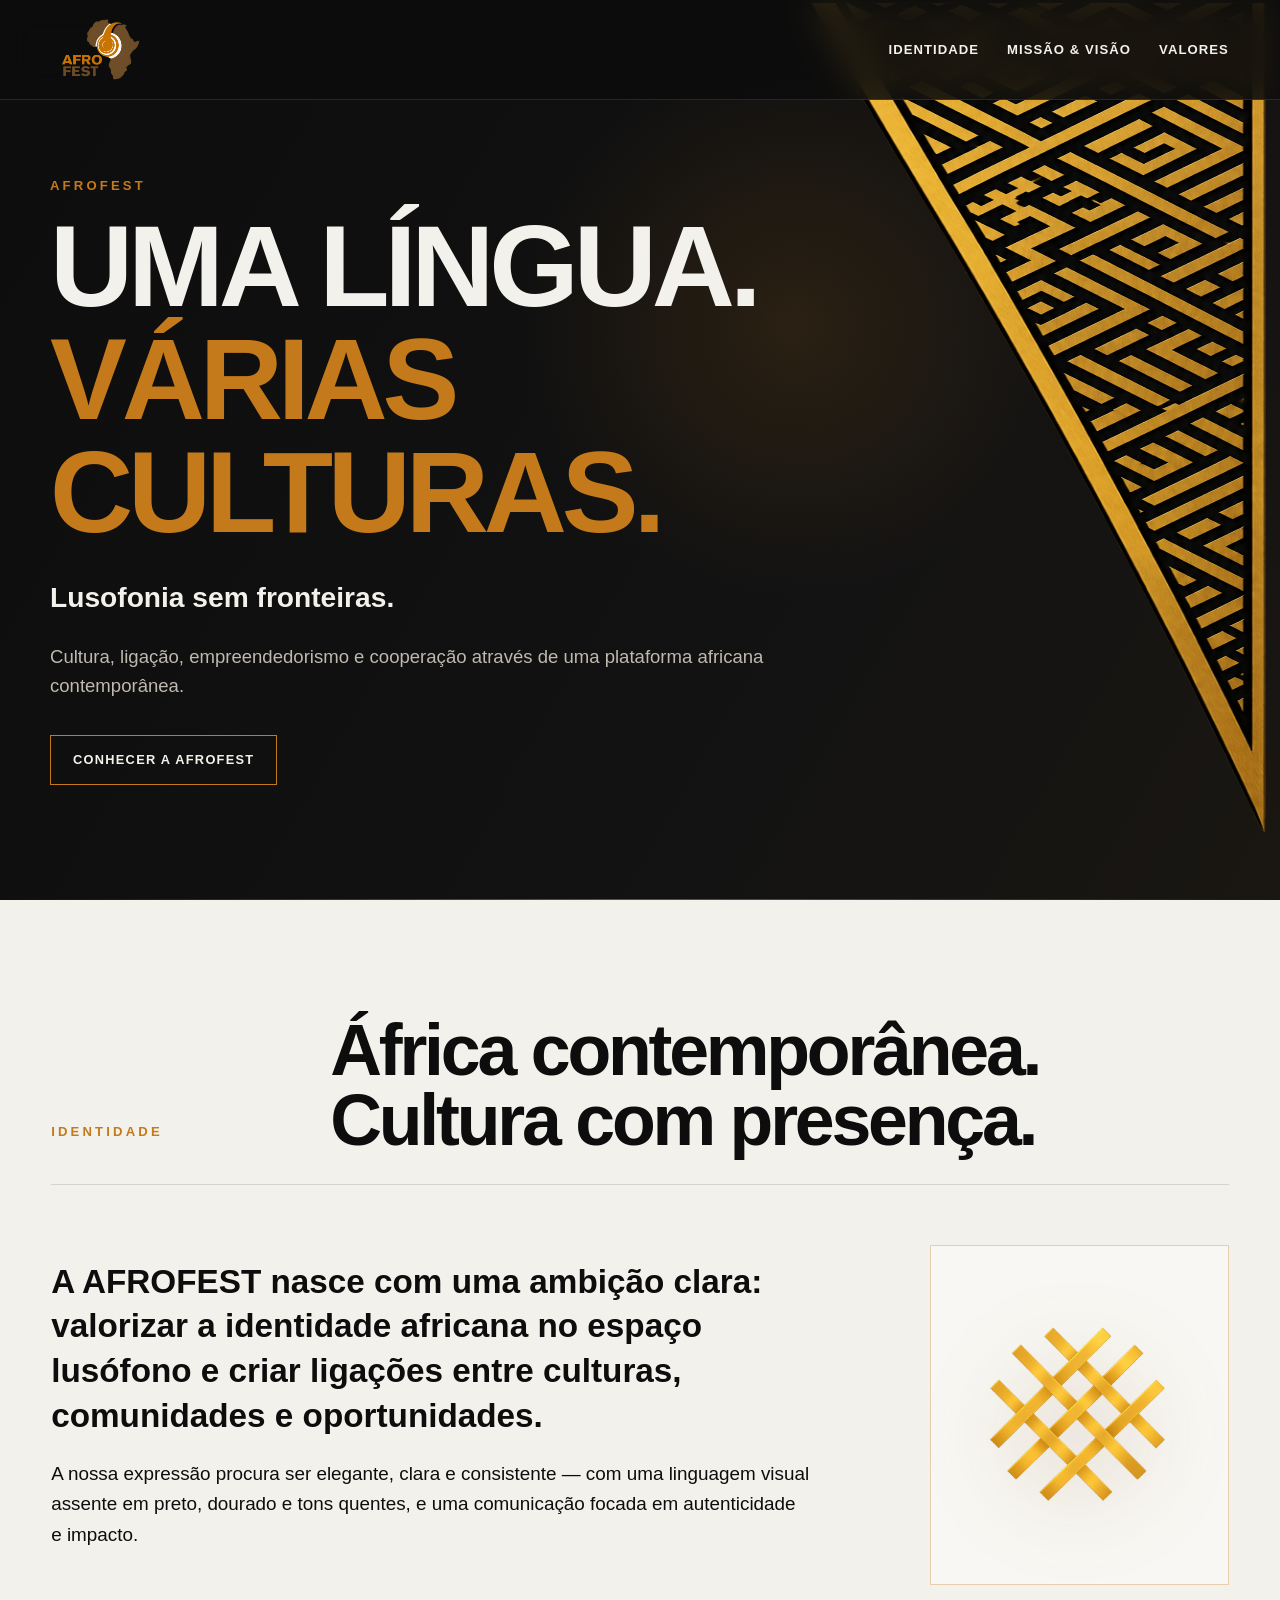
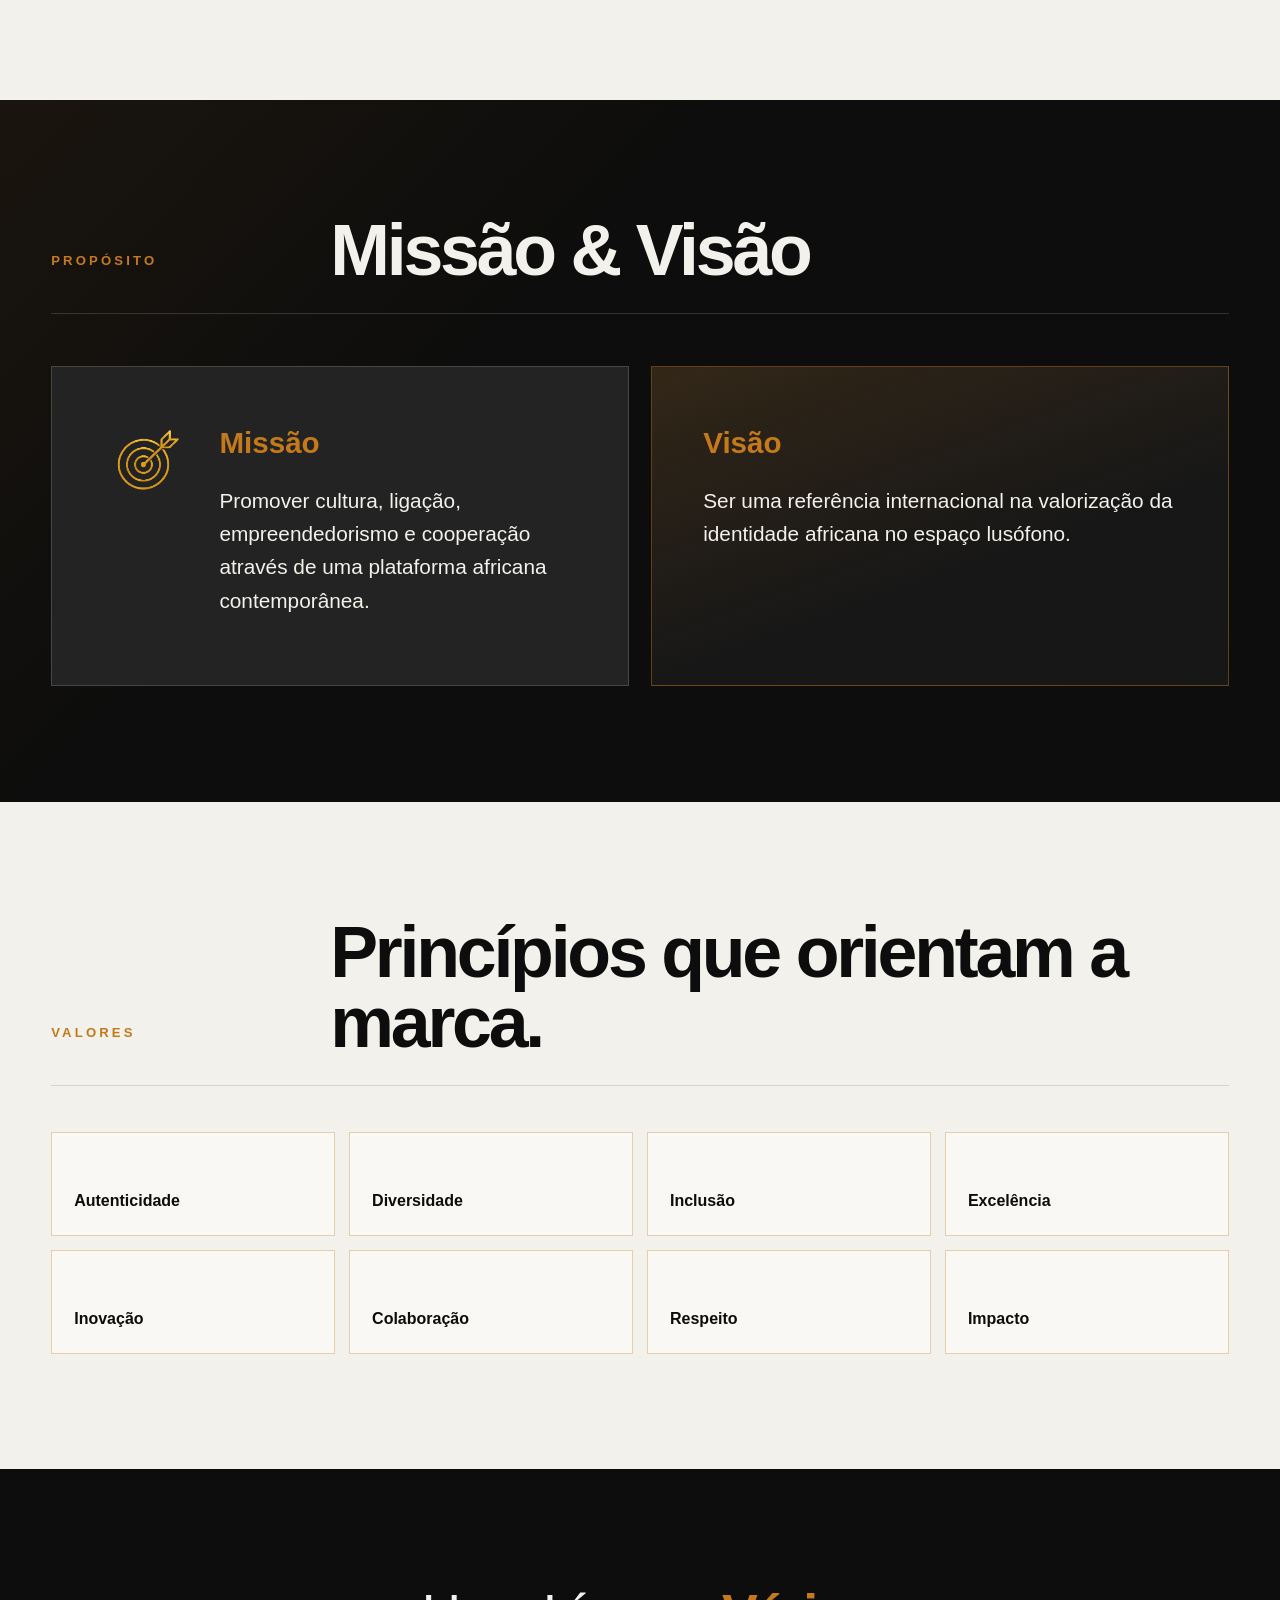
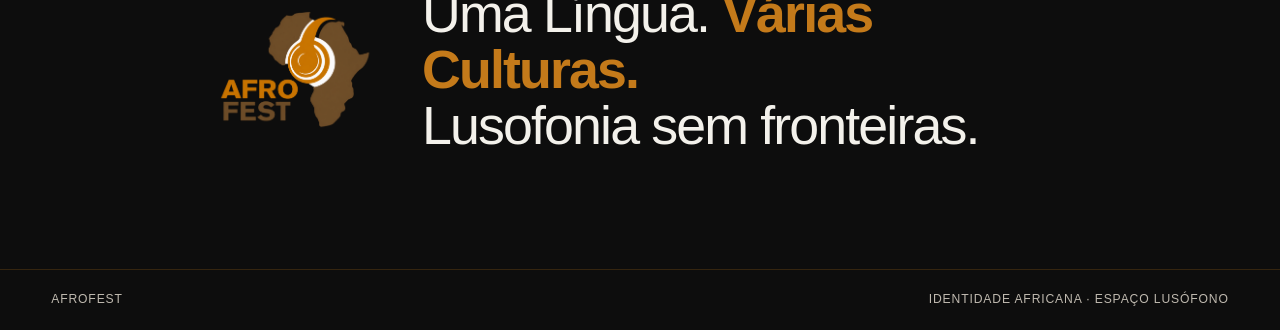
<file: index.html>
<!doctype html>
<html lang="pt-PT">
<head>
  <meta charset="utf-8" />
  <meta name="viewport" content="width=device-width, initial-scale=1" />
  <meta name="description" content="AFROFEST — cultura, ligação, empreendedorismo e cooperação no espaço lusófono." />
  <title>AFROFEST — Uma Língua, Várias Culturas</title>
  <link rel="stylesheet" href="styles.css" />
  <script src="script.js" defer></script>
</head>
<body>
  <header class="site-header" data-header>
    <a class="brand" href="#inicio" aria-label="AFROFEST — início">
      <img src="assets/afrofest-logo.png" alt="AFROFEST" />
    </a>

    <button class="menu-toggle" type="button" aria-label="Abrir menu" aria-expanded="false" aria-controls="site-nav" data-menu-toggle>
      <span></span><span></span><span></span>
    </button>

    <nav class="site-nav" id="site-nav" aria-label="Navegação principal" data-nav>
      <a href="#identidade">Identidade</a>
      <a href="#missao">Missão & Visão</a>
      <a href="#valores">Valores</a>
    </nav>
  </header>

  <main>
    <section class="hero" id="inicio">
      <div class="hero-pattern" aria-hidden="true">
        <img src="assets/afrofest-pattern.png" alt="" />
      </div>

      <div class="hero-content">
        <p class="eyebrow">AFROFEST</p>
        <h1>
          Uma Língua.<br />
          <span>Várias Culturas.</span>
        </h1>
        <p class="hero-tagline">Lusofonia sem fronteiras.</p>
        <p class="hero-copy">
          Cultura, ligação, empreendedorismo e cooperação através de uma plataforma africana contemporânea.
        </p>
        <a class="cta" href="#identidade">Conhecer a AFROFEST</a>
      </div>
    </section>

    <section class="section section-light" id="identidade">
      <div class="section-heading">
        <p class="eyebrow">Identidade</p>
        <h2>África contemporânea. Cultura com presença.</h2>
      </div>

      <div class="identity-grid">
        <div class="identity-copy">
          <p class="lead">
            A AFROFEST nasce com uma ambição clara: valorizar a identidade africana no espaço lusófono e criar ligações entre culturas, comunidades e oportunidades.
          </p>
          <p>
            A nossa expressão procura ser elegante, clara e consistente — com uma linguagem visual assente em preto, dourado e tons quentes, e uma comunicação focada em autenticidade e impacto.
          </p>
        </div>

        <div class="identity-mark" aria-hidden="true">
          <img src="assets/icon-identidade.png" alt="" />
        </div>
      </div>
    </section>

    <section class="section section-dark" id="missao">
      <div class="section-heading section-heading-on-dark">
        <p class="eyebrow">Propósito</p>
        <h2>Missão & Visão</h2>
      </div>

      <div class="purpose-grid">
        <article class="purpose-card">
          <img src="assets/icon-missao.png" alt="" aria-hidden="true" />
          <div>
            <h3>Missão</h3>
            <p>Promover cultura, ligação, empreendedorismo e cooperação através de uma plataforma africana contemporânea.</p>
          </div>
        </article>

        <article class="purpose-card purpose-card-accent">
          <div>
            <h3>Visão</h3>
            <p>Ser uma referência internacional na valorização da identidade africana no espaço lusófono.</p>
          </div>
        </article>
      </div>
    </section>

    <section class="section section-light" id="valores">
      <div class="section-heading values-heading">
        <p class="eyebrow">Valores</p>
        <h2>Princípios que orientam a marca.</h2>
      </div>

      <div class="values-grid" aria-label="Valores AFROFEST">
        <span>Autenticidade</span>
        <span>Diversidade</span>
        <span>Inclusão</span>
        <span>Excelência</span>
        <span>Inovação</span>
        <span>Colaboração</span>
        <span>Respeito</span>
        <span>Impacto</span>
      </div>
    </section>

    <section class="closing" aria-label="Mensagem final">
      <div class="closing-inner">
        <img src="assets/afrofest-logo.png" alt="AFROFEST" />
        <p>Uma Língua. <strong>Várias Culturas.</strong><br />Lusofonia sem fronteiras.</p>
      </div>
    </section>
  </main>

  <footer class="site-footer">
    <span>AFROFEST</span>
    <span>Identidade africana · Espaço lusófono</span>
  </footer>
</body>
</html>
</file>
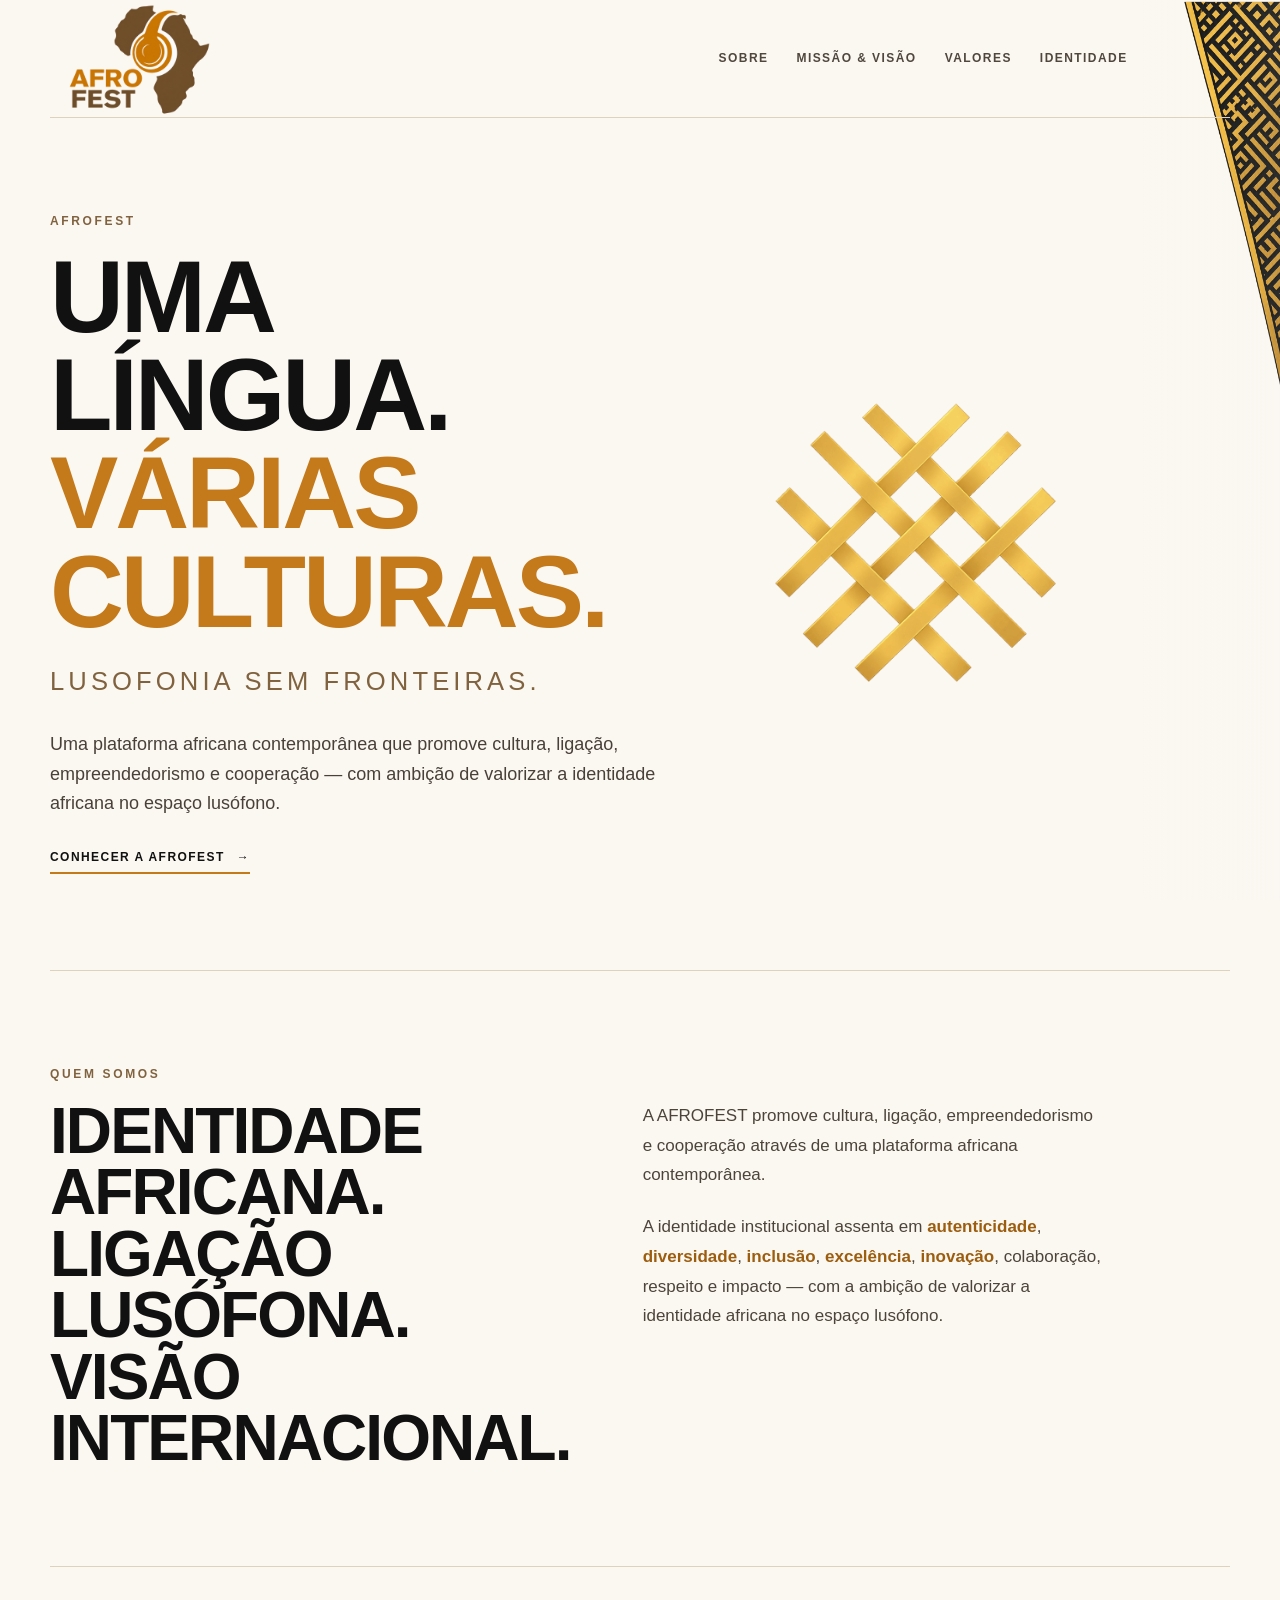
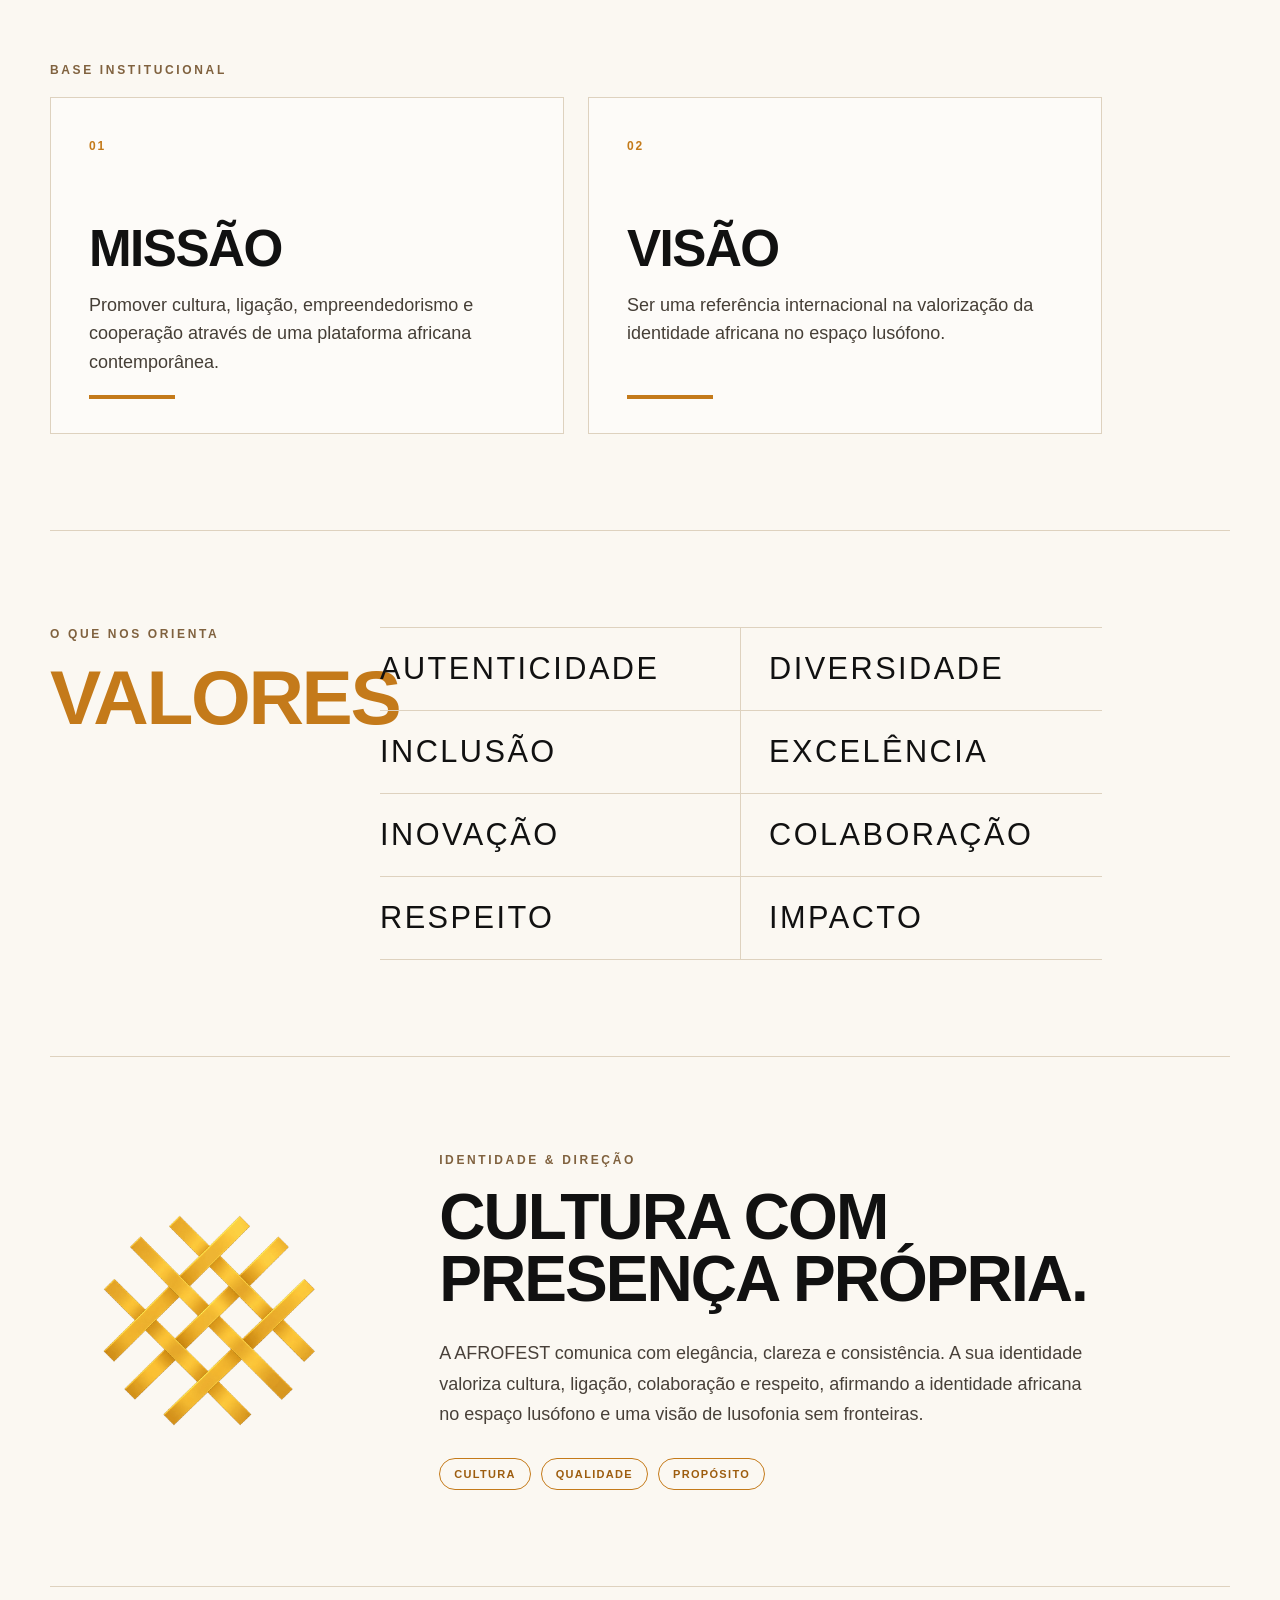
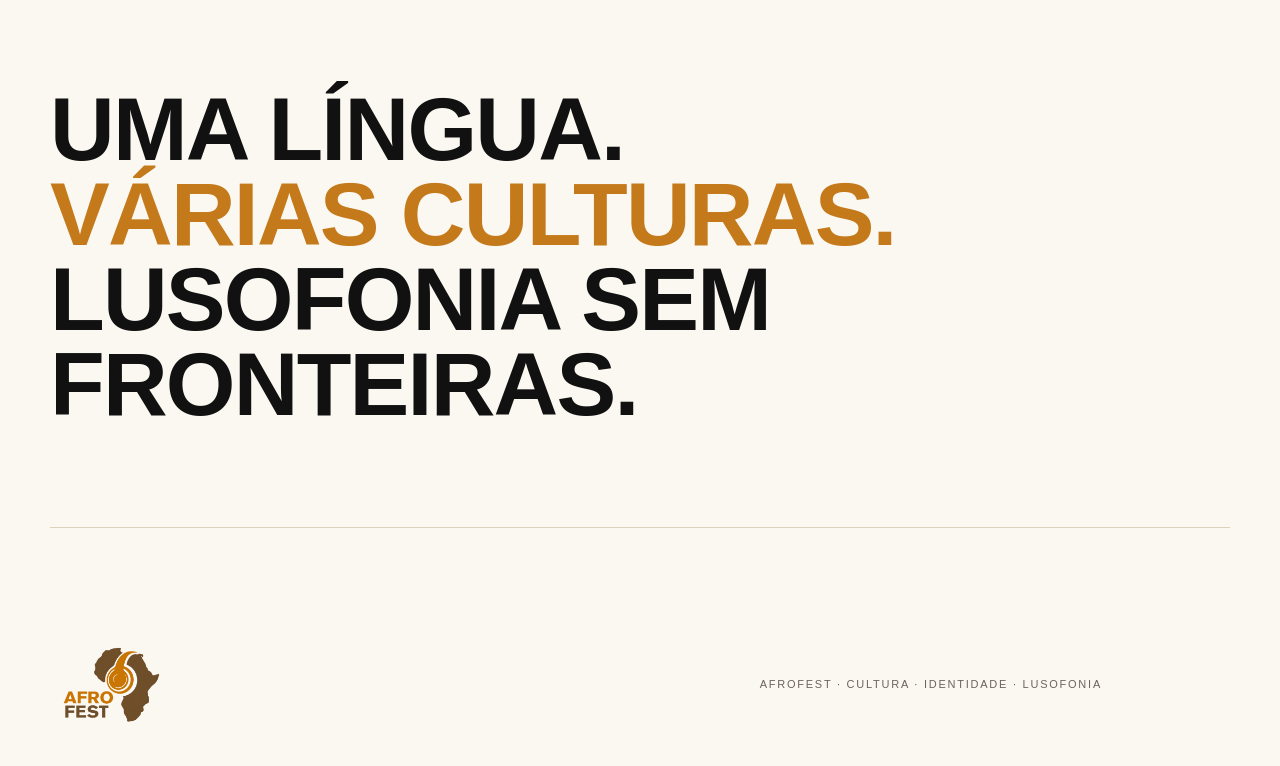
<file: versaoalt/index.html>
<!doctype html>
<html lang="pt-PT">
<head>
  <meta charset="utf-8">
  <meta name="viewport" content="width=device-width, initial-scale=1">
  <meta name="description" content="AFROFEST — cultura, identidade africana, lusofonia, empreendedorismo e cooperação.">
  <meta name="theme-color" content="#fbf8f2">
  <title>AFROFEST — Uma Língua. Várias Culturas.</title>
  <link rel="icon" type="image/png" href="assets/favicon.png">
  <link rel="stylesheet" href="styles.css">
</head>
<body>
  <div class="pattern-rail" aria-hidden="true">
    <img src="assets/pattern-right.png" alt="">
  </div>

  <header class="site-header">
    <a class="brand" href="#inicio" aria-label="AFROFEST — início">
      <img src="assets/afrofest-logo.png" alt="AFROFEST">
    </a>
    <nav class="nav" aria-label="Navegação principal">
      <a href="#sobre">Sobre</a>
      <a href="#missao">Missão &amp; Visão</a>
      <a href="#valores">Valores</a>
      <a href="#identidade">Identidade</a>
    </nav>
  </header>

  <main>
    <section class="hero section" id="inicio">
      <div class="hero-copy">
        <p class="eyebrow">AFROFEST</p>
        <h1>Uma Língua.<br><span>Várias Culturas.</span></h1>
        <p class="hero-tagline">Lusofonia sem fronteiras.</p>
        <p class="hero-intro">
          Uma plataforma africana contemporânea que promove cultura, ligação,
          empreendedorismo e cooperação — com ambição de valorizar a identidade
          africana no espaço lusófono.
        </p>
        <a class="text-link" href="#missao">Conhecer a AFROFEST <span aria-hidden="true">→</span></a>
      </div>

      <div class="hero-mark" aria-hidden="true">
        <img src="assets/identity-icon.png" alt="">
      </div>
    </section>

    <section class="section intro" id="sobre">
      <div class="section-label">Quem somos</div>
      <div class="intro-grid">
        <h2>Identidade africana.<br>Ligação lusófona.<br>Visão internacional.</h2>
        <div class="intro-copy">
          <p>
            A AFROFEST promove cultura, ligação, empreendedorismo e cooperação através
            de uma plataforma africana contemporânea.
          </p>
          <p>
            A identidade institucional assenta em <strong>autenticidade</strong>, <strong>diversidade</strong>,
            <strong>inclusão</strong>, <strong>excelência</strong>, <strong>inovação</strong>, colaboração,
            respeito e impacto — com a ambição de valorizar a identidade africana no espaço lusófono.
          </p>
        </div>
      </div>
    </section>

    <section class="section mission" id="missao">
      <div class="section-label">Base institucional</div>
      <div class="mission-grid">
        <article class="statement-card">
          <span class="card-number">01</span>
          <h2>Missão</h2>
          <p>Promover cultura, ligação, empreendedorismo e cooperação através de uma plataforma africana contemporânea.</p>
        </article>
        <article class="statement-card">
          <span class="card-number">02</span>
          <h2>Visão</h2>
          <p>Ser uma referência internacional na valorização da identidade africana no espaço lusófono.</p>
        </article>
      </div>
    </section>

    <section class="section values" id="valores">
      <div class="values-heading">
        <div class="section-label">O que nos orienta</div>
        <h2>Valores</h2>
      </div>
      <div class="values-grid" role="list" aria-label="Valores AFROFEST">
        <div role="listitem">Autenticidade</div>
        <div role="listitem">Diversidade</div>
        <div role="listitem">Inclusão</div>
        <div role="listitem">Excelência</div>
        <div role="listitem">Inovação</div>
        <div role="listitem">Colaboração</div>
        <div role="listitem">Respeito</div>
        <div role="listitem">Impacto</div>
      </div>
    </section>

    <section class="section identity" id="identidade">
      <div class="identity-symbol" aria-hidden="true">
        <img src="assets/identity-icon.png" alt="">
      </div>
      <div class="identity-copy">
        <div class="section-label">Identidade &amp; direção</div>
        <h2>Cultura com presença própria.</h2>
        <p>
          A AFROFEST comunica com elegância, clareza e consistência. A sua identidade
          valoriza cultura, ligação, colaboração e respeito, afirmando a identidade africana
          no espaço lusófono e uma visão de lusofonia sem fronteiras.
        </p>
        <div class="principles">
          <span>Cultura</span>
          <span>Qualidade</span>
          <span>Propósito</span>
        </div>
      </div>
    </section>

    <section class="manifesto" aria-label="Mensagem AFROFEST">
      <p>Uma Língua.</p>
      <p class="gold">Várias Culturas.</p>
      <p>Lusofonia sem Fronteiras.</p>
    </section>
  </main>

  <footer class="site-footer">
    <img src="assets/afrofest-logo.png" alt="AFROFEST">
    <p>AFROFEST · Cultura · Identidade · Lusofonia</p>
  </footer>
</body>
</html>
</file>
<file: styles.css>
:root {
  --black: #0d0d0d;
  --gold: #c47a1a;
  --ivory: #f3f1eb;
  --soft-gray: #bfb9af;
  --bronze: #8a5a2b;
  --sand: #d8c9a8;
  --charcoal: #232323;
  --white: #ffffff;
  --max-width: 1180px;
  --radius: 24px;
  --shadow: 0 20px 70px rgba(13, 13, 13, 0.12);
}

* {
  box-sizing: border-box;
}

html {
  scroll-behavior: smooth;
}

body {
  margin: 0;
  font-family: "Montserrat", "Aptos", "Segoe UI", Arial, sans-serif;
  color: var(--black);
  background: var(--ivory);
  line-height: 1.6;
}

a {
  color: inherit;
}

img {
  display: block;
  max-width: 100%;
}

.site-header {
  position: fixed;
  inset: 0 0 auto 0;
  z-index: 50;
  display: flex;
  align-items: center;
  justify-content: space-between;
  padding: 18px clamp(22px, 4vw, 64px);
  background: rgba(13, 13, 13, 0.84);
  border-bottom: 1px solid rgba(196, 122, 26, 0.22);
  backdrop-filter: blur(16px);
  transition: background 220ms ease, padding 220ms ease;
}

.site-header.is-scrolled {
  background: rgba(13, 13, 13, 0.95);
  padding-top: 12px;
  padding-bottom: 12px;
}

.brand img {
  width: 94px;
  height: auto;
}

.site-nav {
  display: flex;
  gap: 28px;
  align-items: center;
}

.site-nav a {
  color: var(--ivory);
  text-decoration: none;
  font-size: 0.82rem;
  font-weight: 700;
  letter-spacing: 0.08em;
  text-transform: uppercase;
}

.site-nav a:hover,
.site-nav a:focus-visible {
  color: var(--gold);
}

.menu-toggle {
  display: none;
  width: 42px;
  height: 42px;
  padding: 10px;
  border: 1px solid rgba(243, 241, 235, 0.18);
  border-radius: 50%;
  background: transparent;
  cursor: pointer;
}

.menu-toggle span {
  display: block;
  height: 2px;
  margin: 5px 0;
  background: var(--ivory);
}

.hero {
  position: relative;
  min-height: 100svh;
  overflow: hidden;
  display: flex;
  align-items: center;
  background:
    radial-gradient(circle at 62% 36%, rgba(196, 122, 26, 0.14), transparent 28%),
    linear-gradient(120deg, #0d0d0d 0%, #121212 62%, #1a1712 100%);
}

.hero::after {
  content: "";
  position: absolute;
  inset: auto 0 0 0;
  height: 1px;
  background: linear-gradient(90deg, transparent, var(--gold), transparent);
  opacity: 0.58;
}

.hero-content {
  position: relative;
  z-index: 2;
  width: min(100% - 44px, var(--max-width));
  margin: 0 auto;
  padding: 150px 0 90px;
}

.hero-content > * {
  max-width: 760px;
}

.eyebrow {
  margin: 0 0 14px;
  color: var(--gold);
  font-size: 0.82rem;
  font-weight: 800;
  letter-spacing: 0.24em;
  text-transform: uppercase;
}

.hero h1,
.section h2 {
  margin: 0;
  font-family: "Montserrat", "Aptos Display", "Segoe UI", Arial, sans-serif;
  line-height: 0.98;
  letter-spacing: -0.045em;
}

.hero h1 {
  color: var(--ivory);
  font-size: clamp(3.9rem, 9vw, 8.3rem);
  text-transform: uppercase;
}

.hero h1 span {
  color: var(--gold);
}

.hero-tagline {
  margin: 26px 0 0;
  color: var(--ivory);
  font-size: clamp(1.35rem, 2.2vw, 2rem);
  font-weight: 600;
}

.hero-copy {
  margin: 22px 0 34px;
  color: var(--soft-gray);
  font-size: clamp(1rem, 1.5vw, 1.16rem);
}

.cta {
  display: inline-flex;
  align-items: center;
  min-height: 50px;
  padding: 0 22px;
  border: 1px solid var(--gold);
  color: var(--ivory);
  text-decoration: none;
  font-weight: 800;
  font-size: 0.8rem;
  letter-spacing: 0.1em;
  text-transform: uppercase;
  transition: color 180ms ease, background 180ms ease, transform 180ms ease;
}

.cta:hover,
.cta:focus-visible {
  color: var(--black);
  background: var(--gold);
  transform: translateY(-2px);
}

.hero-pattern {
  position: absolute;
  z-index: 1;
  inset: 0 0 0 auto;
  width: min(38vw, 520px);
  pointer-events: none;
  opacity: 0.96;
}

.hero-pattern img {
  position: absolute;
  right: -2px;
  top: 0;
  width: 100%;
  height: 100%;
  object-fit: fill;
  object-position: right top;
}

.section {
  padding: clamp(76px, 9vw, 132px) clamp(22px, 4vw, 64px);
}

.section > * {
  width: min(100%, var(--max-width));
  margin-left: auto;
  margin-right: auto;
}

.section-light {
  background: var(--ivory);
}

.section-dark {
  color: var(--ivory);
  background:
    linear-gradient(135deg, rgba(196, 122, 26, 0.07), transparent 38%),
    var(--black);
}

.section-heading {
  display: grid;
  grid-template-columns: minmax(160px, 0.55fr) minmax(0, 2fr);
  gap: 32px;
  align-items: end;
  padding-bottom: 28px;
  border-bottom: 1px solid rgba(13, 13, 13, 0.13);
}

.section-heading-on-dark {
  border-color: rgba(243, 241, 235, 0.16);
}

.section-heading h2 {
  font-size: clamp(2.3rem, 5.6vw, 5.4rem);
}

.identity-grid {
  display: grid;
  grid-template-columns: minmax(0, 1.45fr) minmax(260px, 0.55fr);
  gap: clamp(42px, 7vw, 94px);
  align-items: center;
  padding-top: 60px;
}

.identity-copy {
  max-width: 760px;
}

.identity-copy p {
  margin: 0 0 20px;
  font-size: clamp(1.03rem, 1.5vw, 1.18rem);
}

.identity-copy .lead {
  font-size: clamp(1.45rem, 2.6vw, 2.2rem);
  line-height: 1.35;
  font-weight: 650;
}

.identity-mark {
  display: grid;
  place-items: center;
  min-height: 340px;
  border: 1px solid rgba(196, 122, 26, 0.33);
  background: rgba(255, 255, 255, 0.4);
}

.identity-mark img {
  width: min(74%, 280px);
  filter: drop-shadow(0 18px 38px rgba(138, 90, 43, 0.18));
}

.purpose-grid {
  display: grid;
  grid-template-columns: 1fr 1fr;
  gap: 22px;
  padding-top: 52px;
}

.purpose-card {
  min-height: 320px;
  display: grid;
  grid-template-columns: 92px 1fr;
  gap: 24px;
  align-items: start;
  padding: clamp(30px, 4vw, 52px);
  border: 1px solid rgba(243, 241, 235, 0.17);
  background: var(--charcoal);
}

.purpose-card img {
  width: 82px;
}

.purpose-card h3 {
  margin: 0 0 18px;
  color: var(--gold);
  font-size: 1.85rem;
}

.purpose-card p {
  margin: 0;
  color: var(--ivory);
  font-size: clamp(1.08rem, 1.7vw, 1.3rem);
}

.purpose-card-accent {
  display: flex;
  border-color: rgba(196, 122, 26, 0.42);
  background:
    linear-gradient(160deg, rgba(196, 122, 26, 0.16), transparent 60%),
    #171717;
}

.values-heading {
  grid-template-columns: minmax(160px, 0.55fr) minmax(0, 2fr);
}

.values-grid {
  display: grid;
  grid-template-columns: repeat(4, 1fr);
  gap: 14px;
  padding-top: 46px;
}

.values-grid span {
  min-height: 104px;
  display: flex;
  align-items: flex-end;
  padding: 22px;
  border: 1px solid rgba(196, 122, 26, 0.34);
  background: rgba(255, 255, 255, 0.44);
  font-size: 1rem;
  font-weight: 800;
  transition: transform 180ms ease, background 180ms ease, border-color 180ms ease;
}

.values-grid span:hover {
  transform: translateY(-4px);
  border-color: var(--gold);
  background: var(--white);
}

.closing {
  padding: clamp(70px, 9vw, 124px) 24px;
  color: var(--ivory);
  background:
    linear-gradient(90deg, rgba(13,13,13,.98), rgba(13,13,13,.9)),
    var(--black);
}

.closing-inner {
  width: min(100%, 880px);
  margin: 0 auto;
  display: grid;
  grid-template-columns: 180px 1fr;
  gap: 42px;
  align-items: center;
}

.closing-inner img {
  width: 180px;
}

.closing-inner p {
  margin: 0;
  font-size: clamp(2rem, 4.2vw, 4.25rem);
  line-height: 1.05;
  letter-spacing: -0.035em;
}

.closing-inner strong {
  color: var(--gold);
}

.site-footer {
  display: flex;
  justify-content: space-between;
  gap: 20px;
  padding: 20px clamp(22px, 4vw, 64px);
  color: var(--soft-gray);
  background: var(--black);
  border-top: 1px solid rgba(196, 122, 26, 0.22);
  font-size: 0.76rem;
  letter-spacing: 0.07em;
  text-transform: uppercase;
}

@media (max-width: 900px) {
  .hero-pattern {
    width: 46vw;
    opacity: 0.46;
  }

  .section-heading,
  .identity-grid,
  .purpose-grid,
  .closing-inner {
    grid-template-columns: 1fr;
  }

  .section-heading {
    gap: 12px;
  }

  .identity-mark {
    min-height: 260px;
  }

  .purpose-card {
    min-height: unset;
  }

  .values-grid {
    grid-template-columns: repeat(2, 1fr);
  }

  .closing-inner img {
    width: 132px;
  }
}

@media (max-width: 700px) {
  .site-header {
    padding-inline: 20px;
  }

  .brand img {
    width: 76px;
  }

  .menu-toggle {
    display: block;
  }

  .site-nav {
    position: absolute;
    top: calc(100% + 1px);
    left: 0;
    right: 0;
    display: none;
    flex-direction: column;
    align-items: flex-start;
    padding: 20px;
    background: rgba(13, 13, 13, 0.98);
    border-bottom: 1px solid rgba(196, 122, 26, 0.26);
  }

  .site-nav.is-open {
    display: flex;
  }

  .hero-content {
    padding-top: 132px;
  }

  .hero h1 {
    font-size: clamp(3.1rem, 18vw, 5.8rem);
  }

  .hero-pattern {
    width: 64vw;
    opacity: 0.24;
  }

  .values-grid {
    grid-template-columns: 1fr;
  }

  .site-footer {
    flex-direction: column;
  }
}

@media (prefers-reduced-motion: reduce) {
  html {
    scroll-behavior: auto;
  }

  *,
  *::before,
  *::after {
    transition-duration: 0.001ms !important;
    animation-duration: 0.001ms !important;
    animation-iteration-count: 1 !important;
  }
}
</file>
<file: versaoalt/styles.css>
:root {
  --ink: #111111;
  --charcoal: #26221d;
  --gold: #c47a1a;
  --gold-deep: #9d5d0f;
  --bronze: #80623f;
  --ivory: #fbf8f2;
  --sand: #eadfce;
  --line: #ded2bf;
  --white: #ffffff;
  --max: 1180px;
}

* { box-sizing: border-box; }
html { scroll-behavior: smooth; }
body {
  margin: 0;
  color: var(--ink);
  background: var(--ivory);
  font-family: Arial, Helvetica, sans-serif;
  -webkit-font-smoothing: antialiased;
  overflow-x: hidden;
}

a { color: inherit; }
img { max-width: 100%; display: block; }

.pattern-rail {
  position: fixed;
  z-index: 0;
  right: -20px;
  top: 0;
  width: clamp(120px, 13vw, 210px);
  height: 100vh;
  pointer-events: none;
  opacity: 0.96;
}
.pattern-rail::before {
  content: "";
  position: absolute;
  inset: 0;
  background: linear-gradient(90deg, rgba(251,248,242,0) 0%, rgba(251,248,242,.06) 55%, rgba(251,248,242,.12) 100%);
}
.pattern-rail img {
  width: 100%;
  height: 100%;
  object-fit: contain;
  object-position: right top;
}

.site-header,
main,
.site-footer {
  position: relative;
  z-index: 1;
}

.site-header {
  width: min(var(--max), calc(100% - 48px));
  margin: 0 auto;
  min-height: 110px;
  display: flex;
  align-items: center;
  justify-content: space-between;
  gap: 32px;
  border-bottom: 1px solid var(--line);
}
.brand img { width: 175px; height: auto; }

.nav { display: flex; gap: 28px; padding-right: 8vw; }
.nav a {
  text-decoration: none;
  text-transform: uppercase;
  letter-spacing: .12em;
  font-size: 12px;
  font-weight: 700;
  color: #4f473e;
  transition: color .2s ease;
}
.nav a:hover,
.nav a:focus-visible { color: var(--gold); }

.section {
  width: min(var(--max), calc(100% - 48px));
  margin: 0 auto;
  padding: 96px 10vw 96px 0;
}

.hero {
  min-height: 690px;
  display: grid;
  grid-template-columns: 1.25fr .75fr;
  align-items: center;
  gap: 60px;
}
.eyebrow,
.section-label {
  text-transform: uppercase;
  letter-spacing: .22em;
  font-size: 12px;
  font-weight: 700;
  color: var(--bronze);
  margin: 0 0 20px;
}
.hero h1,
.intro h2,
.statement-card h2,
.values h2,
.identity h2 {
  font-family: "Arial Narrow", Arial, Helvetica, sans-serif;
  text-transform: uppercase;
  margin: 0;
  line-height: .96;
  letter-spacing: -.03em;
}
.hero h1 {
  font-size: clamp(62px, 8vw, 108px);
  max-width: 780px;
}
.hero h1 span { color: var(--gold); }
.hero-tagline {
  margin: 26px 0 0;
  font-family: "Arial Narrow", Arial, sans-serif;
  text-transform: uppercase;
  letter-spacing: .16em;
  font-size: clamp(20px, 2vw, 27px);
  color: var(--bronze);
}
.hero-intro {
  max-width: 660px;
  margin: 34px 0 28px;
  font-size: 18px;
  line-height: 1.65;
  color: #484039;
}
.text-link {
  display: inline-flex;
  gap: 12px;
  align-items: center;
  text-decoration: none;
  text-transform: uppercase;
  letter-spacing: .12em;
  font-size: 12px;
  font-weight: 800;
  padding-bottom: 8px;
  border-bottom: 2px solid var(--gold);
}
.hero-mark { display: flex; justify-content: center; align-items: center; opacity: .95; }
.hero-mark img { width: min(360px, 100%); filter: saturate(.85); }

.intro {
  border-top: 1px solid var(--line);
  display: grid;
  grid-template-columns: 1fr;
}
.intro-grid {
  display: grid;
  grid-template-columns: 1fr 1fr;
  gap: 72px;
  align-items: start;
}
.intro h2 { font-size: clamp(42px, 5vw, 68px); }
.intro-copy { max-width: 560px; }
.intro-copy p { margin: 0 0 22px; font-size: 17px; line-height: 1.75; color: #4c443b; }
.intro-copy strong { color: var(--gold-deep); }

.mission { border-top: 1px solid var(--line); }
.mission-grid {
  display: grid;
  grid-template-columns: 1fr 1fr;
  gap: 24px;
}
.statement-card {
  min-height: 320px;
  padding: 38px;
  border: 1px solid var(--line);
  background: rgba(255,255,255,.44);
  position: relative;
}
.statement-card::after {
  content: "";
  position: absolute;
  left: 38px;
  bottom: 34px;
  width: 86px;
  height: 4px;
  background: var(--gold);
}
.card-number { font-size: 12px; font-weight: 800; letter-spacing: .16em; color: var(--gold); }
.statement-card h2 { font-size: clamp(40px, 4vw, 60px); margin-top: 70px; }
.statement-card p { max-width: 500px; font-size: 18px; line-height: 1.6; color: #453e36; }

.values {
  border-top: 1px solid var(--line);
  display: grid;
  grid-template-columns: 280px 1fr;
  gap: 50px;
}
.values h2 { font-size: clamp(52px, 6vw, 80px); color: var(--gold); }
.values-grid {
  display: grid;
  grid-template-columns: repeat(2, minmax(0,1fr));
  border-top: 1px solid var(--line);
}
.values-grid div {
  padding: 23px 12px 23px 0;
  border-bottom: 1px solid var(--line);
  font-family: "Arial Narrow", Arial, sans-serif;
  text-transform: uppercase;
  letter-spacing: .08em;
  font-size: clamp(22px, 2.4vw, 34px);
}
.values-grid div:nth-child(odd) { border-right: 1px solid var(--line); }
.values-grid div:nth-child(even) { padding-left: 28px; }

.identity {
  border-top: 1px solid var(--line);
  display: grid;
  grid-template-columns: .65fr 1.35fr;
  gap: 70px;
  align-items: center;
}
.identity-symbol { display: flex; justify-content: center; }
.identity-symbol img { width: min(330px, 85%); }
.identity h2 { font-size: clamp(44px, 5vw, 72px); }
.identity-copy > p {
  max-width: 650px;
  font-size: 18px;
  line-height: 1.7;
  color: #484039;
  margin: 28px 0;
}
.principles { display: flex; flex-wrap: wrap; gap: 10px; }
.principles span {
  border: 1px solid var(--gold);
  color: var(--gold-deep);
  border-radius: 999px;
  padding: 9px 14px;
  text-transform: uppercase;
  letter-spacing: .12em;
  font-size: 11px;
  font-weight: 800;
}

.manifesto {
  width: min(var(--max), calc(100% - 48px));
  margin: 0 auto 80px;
  padding: 100px 12vw 100px 0;
  border-top: 1px solid var(--line);
  border-bottom: 1px solid var(--line);
}
.manifesto p {
  margin: 0;
  font-family: "Arial Narrow", Arial, sans-serif;
  text-transform: uppercase;
  font-weight: 800;
  letter-spacing: -.02em;
  line-height: .95;
  font-size: clamp(48px, 7vw, 92px);
}
.manifesto .gold { color: var(--gold); }

.site-footer {
  width: min(var(--max), calc(100% - 48px));
  margin: 0 auto;
  padding: 36px 10vw 42px 0;
  display: flex;
  align-items: center;
  justify-content: space-between;
  gap: 30px;
}
.site-footer img { width: 120px; }
.site-footer p {
  margin: 0;
  font-size: 11px;
  text-transform: uppercase;
  letter-spacing: .16em;
  color: #6d6359;
}

@media (max-width: 900px) {
  .pattern-rail { opacity: .24; width: 90px; }
  .site-header { align-items: flex-start; padding: 22px 0; min-height: unset; }
  .brand img { width: 135px; }
  .nav { padding-right: 0; gap: 14px; flex-wrap: wrap; justify-content: flex-end; }
  .nav a { font-size: 10px; }
  .section { padding: 72px 50px 72px 0; }
  .hero { grid-template-columns: 1fr; min-height: auto; }
  .hero-mark { display: none; }
  .intro-grid, .mission-grid, .values, .identity { grid-template-columns: 1fr; }
  .intro-grid, .identity { gap: 42px; }
  .identity-symbol { justify-content: flex-start; }
  .identity-symbol img { width: 190px; }
  .manifesto { padding-right: 50px; }
  .site-footer { padding-right: 50px; align-items: flex-start; }
}

@media (max-width: 620px) {
  .pattern-rail { display: none; }
  .site-header,
  .section,
  .manifesto,
  .site-footer { width: min(100% - 32px, var(--max)); }
  .site-header { display: block; }
  .nav { margin-top: 18px; justify-content: flex-start; }
  .section { padding: 60px 0; }
  .hero { padding-top: 72px; }
  .hero h1 { font-size: 54px; }
  .values-grid { grid-template-columns: 1fr; }
  .values-grid div:nth-child(odd) { border-right: 0; }
  .values-grid div:nth-child(even) { padding-left: 0; }
  .statement-card { min-height: 280px; padding: 28px; }
  .statement-card::after { left: 28px; bottom: 28px; }
  .manifesto { padding: 72px 0; }
  .site-footer { padding: 28px 0 36px; display: block; }
  .site-footer p { margin-top: 18px; line-height: 1.6; }
}
</file>
